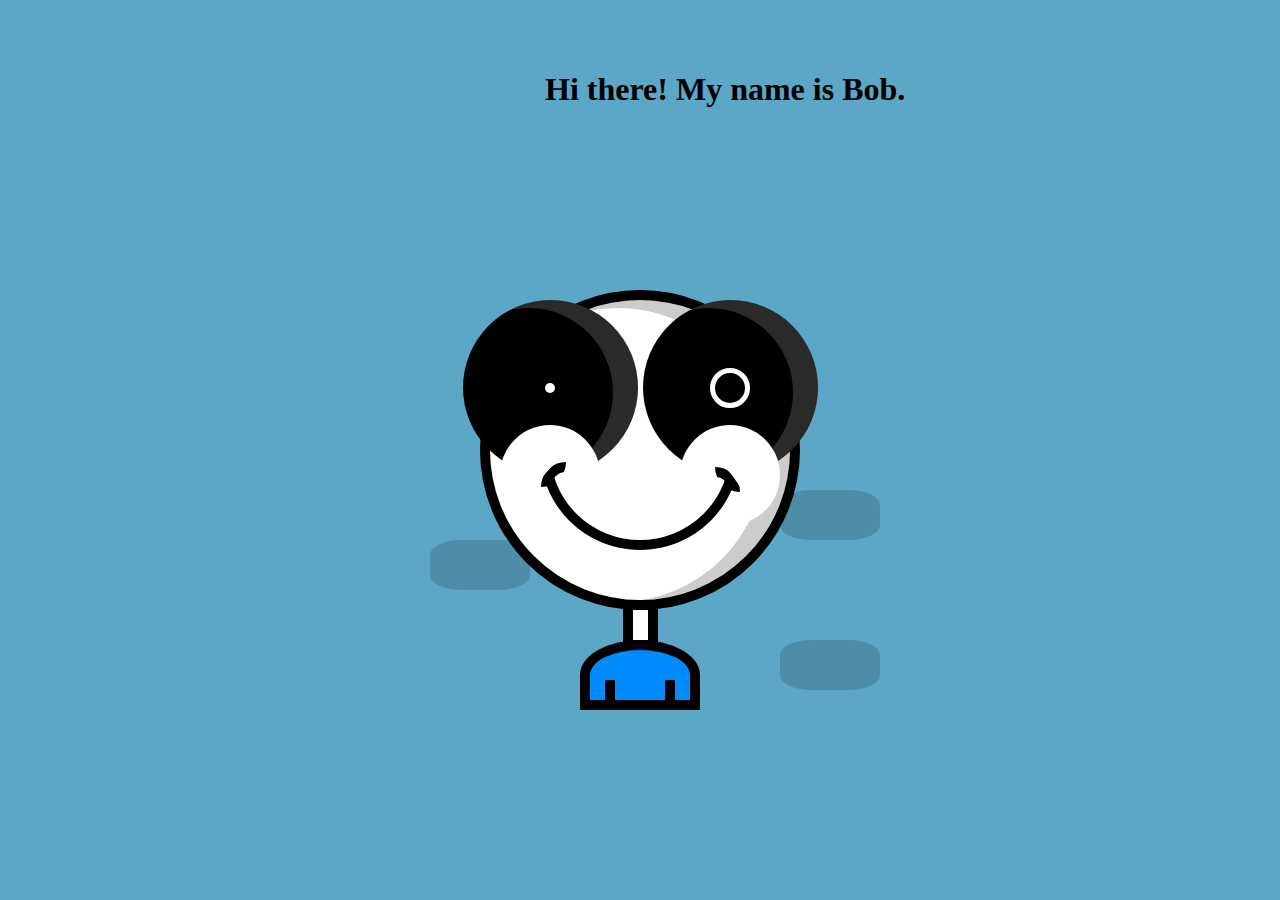
<file: index.html>
<!doctype html>
<html>
<head>
<meta charset="UTF-8">
<title>Awesome Art</title>
<link href="styles.css" rel="stylesheet" type="text/css">
</head>

<body>
	<h1>Hi there! My name is Bob.</h1>
	
	<a href="random3(cactus)/index2.html">
	<div class="container">
		<div class="background"></div>
		<div class="head">
			<div class="eye left">
				<div class="cutout"></div>
			</div>
			
			<div class="eye right">
				<div class="cutout"></div>
			</div>
			
			<div class="mouth"></div>
		</div>
		
		<div class="body"></div>
	</div>
	</a>
</body>
</html>
</file>
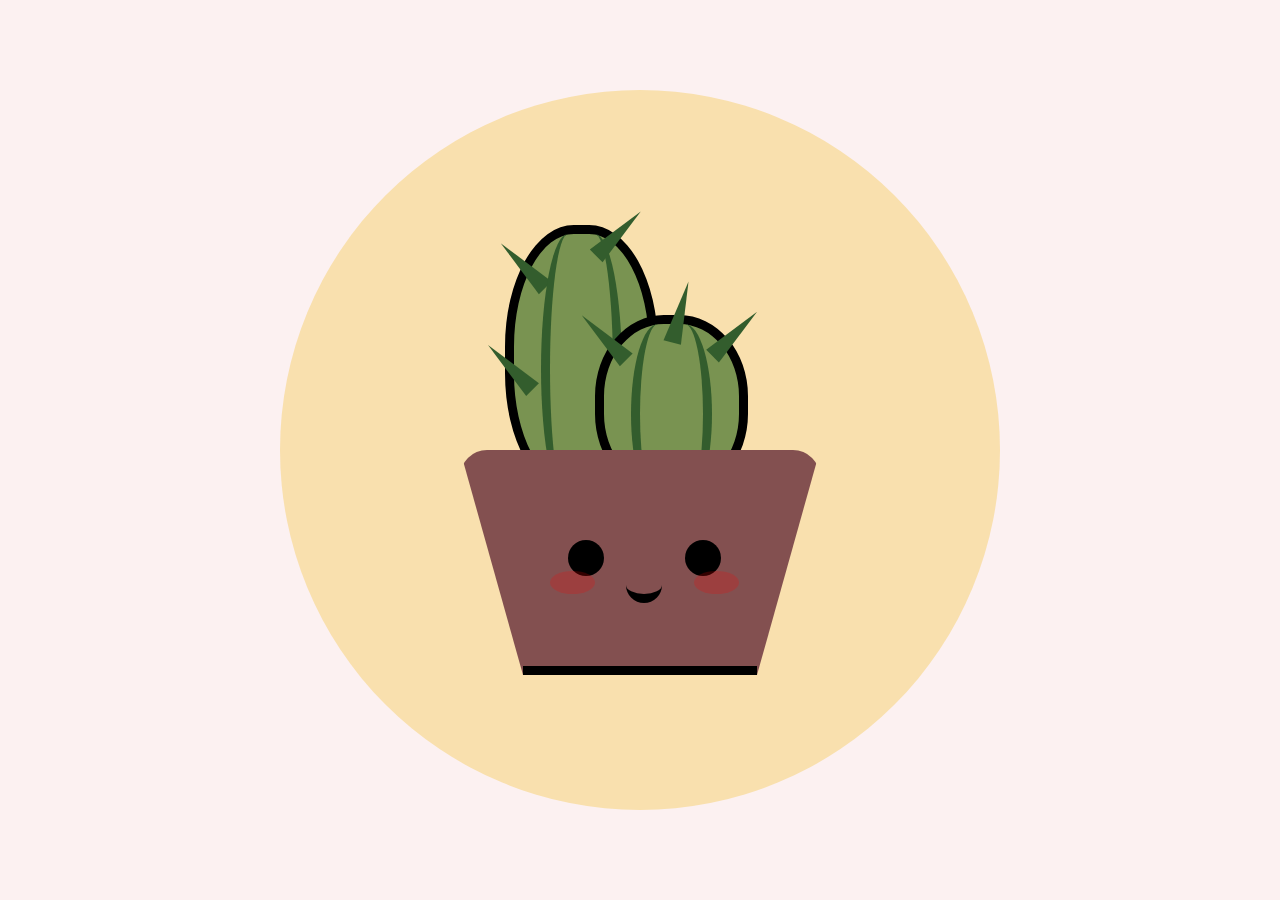
<file: random3(cactus)/index2.html>
<!doctype html>
<html>
<head>
	<meta name="viewport" content="width=device-width, initial-scale=1.0">
	<meta charset="UTF-8">
	<title>Awesome Art 2</title>
<link href="styles2.css" rel="stylesheet" type="text/css">
</head>

<body>
	<a href="../index.html">
	<div class="canvas">
		<div class="circle">
			
			<div class="cactus">
				<div class="pricks"></div>
			</div>
			
			<div class="cactusSmall">
				<div class="pricksRight"></div>
			</div>
			
			<div class="pot">
				<div class="eyes"></div>
				<div class="cheeks"></div>
				<div class="mouth"></div>
			</div>
			
		</div>
	</div>
	</a>
</body>
</html>
</file>
<file: styles.css>
@charset "UTF-8";
/* CSS Document */

body{
	background-color: #5CA6C6;
	height: 100vh;
	display: grid;
	place-items: center;
	margin: 0;
}

h1{
	position: absolute;
	left: 545px;
	top: 50px;
}

.container{
	display: flex;
	justify-content: center;
	position: relative;
}

.head{
	width: 300px;
	height: 300px;
	border-radius: 50%;
	border: 10px solid black;
	background: white;
	position: relative;
	justify-content: center;
	display: flex;
	align-items: baseline;
	
}

.head::before {
	content: "";
	position: absolute;
	width: 300px;
	height: 300px;
	border-radius: 50%;
	box-shadow: inset -22px 5px 0 3px rgba(0,0,0,.2);
}

.head::after {
	content: "";
	position: absolute;
	width: 15px;
	height: 30px;
	background: white;
	margin-top: 300px;
	border: 10px solid black;
}

.left, .right{
	background: black;
	border-radius: 50%;
	width: 175px;
	height: 175px;
	position: absolute;
	display: flex;
	justify-content: center;
	align-items: center;
}
.left{
	margin-left: -180px;
}
.right{
	margin-left: 180px;
}

.left::before, .right::before {
	content: "";
	position: absolute;
	width: 175px;
	height: 175px;
	border-radius: 50%;
	box-shadow: inset -22px 5px 0 3px rgba(255,255,255,0.164);
}

.right::after, .left::after{
	content: "";
	position: absolute;
	width: 10px;
	height: 10px;
	background: white;
	border-radius: 50%;
}

.right::after {
	width: 30px;
	height: 30px;
	background: transparent;
	border: 5px solid white;
}

.cutout{
	position: absolute;
	width: 100px;
	height: 100px;
	background: white;
	border-radius: 50%;
	align-self: flex-end;
	margin-bottom: -50px;
}

.mouth{
	width: 180px;
	height: 180px;
	position: absolute;
	border: 10px solid black;
	border-radius: 50%;
	align-self: center;
	clip-path: circle(60% at 49% 100%);

}

.mouth::before, .mouth::after{
		position: absolute;
		content: "";
		width: 30px;
		height: 30px;
		border-radius: 50%;
		border: 10px solid black;
		top: 102px;
		left: -9px;
		clip-path: circle(50% at 0 0);
}

.mouth::after{
	left: 140px;
	top: 107px;
	clip-path: circle(50% at 100% 0);

}

.body{
	position: absolute;
	height: 50px;
	width: 100px;
	background: rgba(0,140,255,1.00);
	top: 350px;
	border: 10px solid black;
	border-radius: 100% 100% 100% 100% / 100% 100% 0% 0%;
	
}
.body::before, .body::after{
	position: absolute;
	content: "";
	width: 15px;
	height: 20px;
	top: 30px;
	
}

.body::before{
	border-right: 10px solid black;
}

.body::after{
	border-left: 10px solid black;
	right: 0;
}

.background{
	width: 100px;
	height: 50px;
	position: absolute;
	left: -100px;
	border-radius: 30%;
	/*background: white;*/
	top: 100px;
	box-shadow: 
		400px 100px 0 0 rgba(0,0,0,.15),
		50px 150px 0 0 rgba(0,0,0,.15),
		400px 250px 0 0 rgba(0,0,0,.15);
	animation: backgroundanim 3s infinite alternate;
}

@keyframes backgroundanim{
	from{
		box-shadow:
			400px 100px 0 0 rgba(0,0,0,.15),
			50px 150px 0 0 rgba(0,0,0,.15),
			400px 250px 0 0 rgba(0,0,0,.15);
	}
	to{
		box-shadow:
			450px 100px 0 0 rgba(0,0,0,.15),
			00px 150px 0 0 rgba(0,0,0,.15),
			350px 250px 0 0 rgba(0,0,0,.15);
	}

}
</file>
<file: random3(cactus)/styles2.css>
@charset "UTF-8";
/*
#fcf1f1 = background
#f9e0ae = circle
#835050 = pot
#799351 = cactus
#335d2d = cactus lines
*/

*{
	margin: 0;
	padding: 0;
	box-sizing: border-box;
}

.canvas{
	position: relative;
	display: flex;
	justify-content: center;
	align-items: center;
	background: #fcf1f1;
	width: 100%;
	height: 100vh;
}

.circle{
	position: relative;
	display: flex;
	justify-content: center;
	align-content: center;
	width: 80vmin;
	height: 80vmin;
	border-radius: 56%;
	background: #f9e0ae;
}

.pot{
	position: absolute;
	border-bottom: 25vmin solid #835050;
	border-left: 7vmin solid transparent;
	border-right: 7vmin solid transparent;
	height: 0;
	width: 40vmin;
	transform: rotate(180deg);
	bottom: 15vmin;
	border-radius: 3vmin;
}

.pot::after{
	content: "";
	position: absolute;
	width: 26vmin;
	height: 1vmin;
	background: black;
}

.eyes{
	position: absolute;
	width: 4vmin;
	height: 4vmin;
	background: black;
	border-radius: 50%;
	bottom: -15vmin;
	right: 18vmin;
	box-shadow: 13vmin 0 black;
	animation: blink 2s infinite;
}

@keyframes blink{
	0% {transform: scale(1,0.1);}
	100% {transform: scale(1,1);}
}

.cheeks{
	position: absolute;
	width: 5vmin;
	height: 2.5vmin;
	top: 9vmin;
	left: 2vmin;
	background: red;
	border-radius: 50%;
	opacity: 20%;
	box-shadow: 16vmin 0 red;
}

.mouth{
	position: absolute;
	width: 4vmin;
	height: 4vmin;
	top: 8vmin;
	left: 10.5vmin;
	border-radius: 50%;
	background: transparent;
	border-top: 1vmin solid black;
}

.cactus{
	position: absolute;
	width: 17vmin;
	height: 30vmin;
	top: 15vmin;
	left: 25vmin;
	background: #799351;
	border-radius: 45%;
	border: 1vmin solid black;
}

.cactus::before{
	content: "";
	position: absolute;
	width: 5vmin;
	height: 30vmin;
	left: 6vmin;
	background: transparent;
	border-radius: 50%;
	border-right: 1vmin solid #335d2d;
}

.cactus::after{
	content: "";
	position: absolute;
	width: 5vmin;
	height: 30vmin;
	right: 6vmin;
	background: transparent;
	border-radius: 50%;
	border-left: 1vmin solid #335d2d;
}

.cactusSmall{
	position: absolute;
	width: 17vmin;
	height: 20vmin;
	top: 25vmin;
	right: 28vmin;
	background: #799351;
	border-radius: 45%;
	border: 1vmin solid black;
}
.cactusSmall::before{
	content: "";
	position: absolute;
	width: 5vmin;
	height: 20vmin;
	left: 6vmin;
	background: transparent;
	border-radius: 50%;
	border-right: 1vmin solid #335d2d;
}

.cactusSmall::after{
	content: "";
	position: absolute;
	width: 5vmin;
	height: 20vmin;
	right: 6vmin;
	background: transparent;
	border-radius: 50%;
	border-left: 1vmin solid #335d2d;
}

.pricks{
	position: absolute;
	width: 0;
	height: 0;
	border-left: 1vmin solid transparent;
	border-right: 1vmin solid transparent;
	border-bottom: 7vmin solid #335d2d;
	transform: rotate(-45deg);
}

.pricks::before{
	content: "";
	position: absolute;
	width: 0;
	height: 0;
	top: 5vmin;
	left: 9vmin;
	border-left: 1vmin solid transparent;
	border-right: 1vmin solid transparent;
	border-bottom: 7vmin solid #335d2d;
	transform: rotate(90deg);
}

.pricks::after{
	content: "";
	position: absolute;
	width: 0;
	height: 0;
	top: 7vmin;
	left: -10vmin;
	border-left: 1vmin solid transparent;
	border-right: 1vmin solid transparent;
	border-bottom: 7vmin solid #335d2d;
}

.pricksRight{
	position: absolute;
	width: 0;
	height: 0;
	top: -2vmin;
	left: -1vmin;
	border-left: 1vmin solid transparent;
	border-right: 1vmin solid transparent;
	border-bottom: 7vmin solid #335d2d;
	transform: rotate(-45deg);
}

.pricksRight::before{
	content: "";
	position: absolute;
	width: 0;
	height: 0;
	top: 10vmin;
	left: 9.5vmin;
	border-left: 1vmin solid transparent;
	border-right: 1vmin solid transparent;
	border-bottom: 7vmin solid #335d2d;
	transform: rotate(90deg);
}

.pricksRight::after{
	content: "";
	position: absolute;
	width: 0;
	height: 0;
	top: 4vmin;
	left: 7vmin;
	border-left: 1vmin solid transparent;
	border-right: 1vmin solid transparent;
	border-bottom: 7vmin solid #335d2d;
	transform: rotate(60deg);
}
</file>
